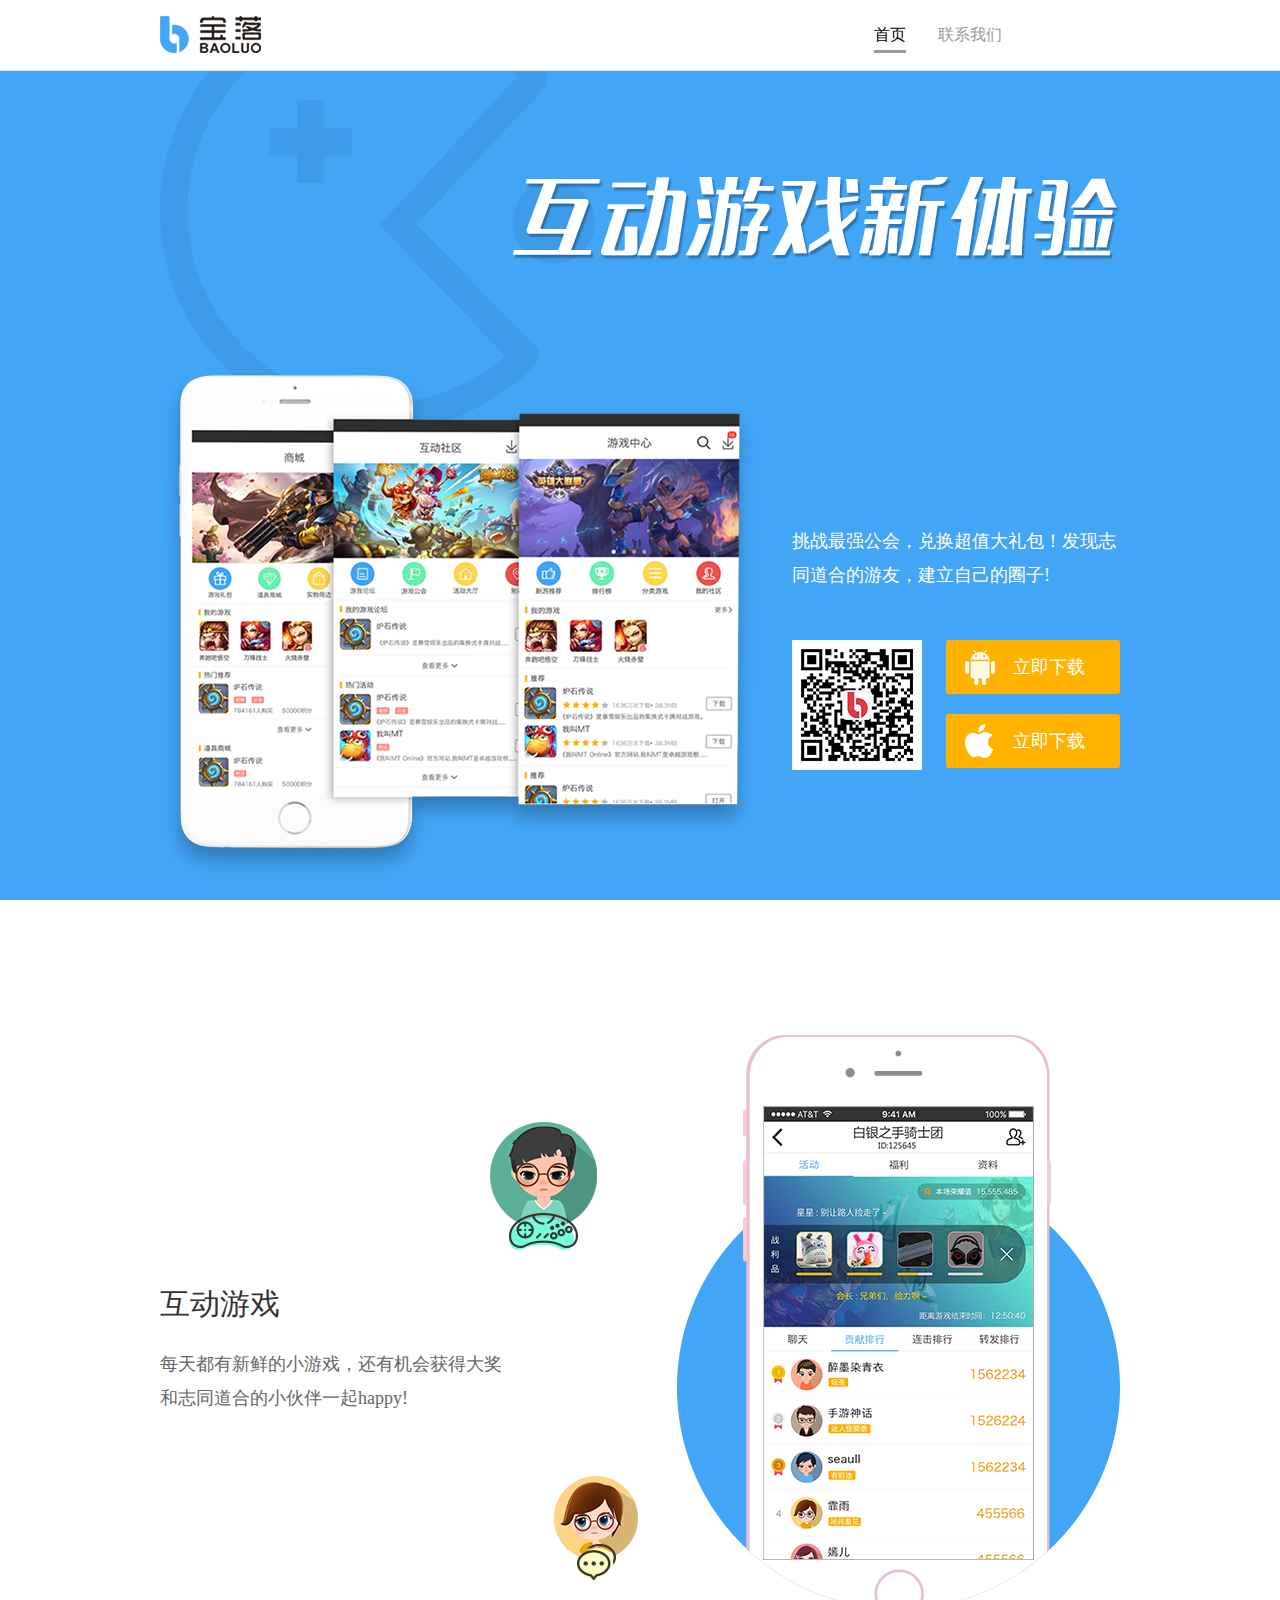
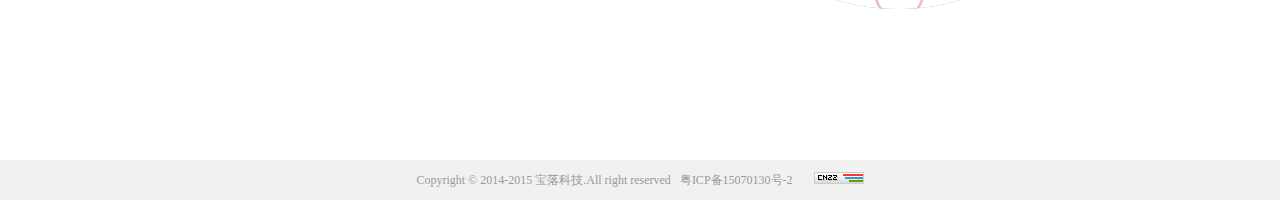
<file: index.html>
<!doctype html>
<html>
<head>
<meta charset="utf-8">
<link rel="icon" href="images/favicon.ico" type="image/x-icon">
<link href="css/index.css" rel="stylesheet" type="text/css" />

<script type="text/javascript" src="javascript/jquery.min.js" ></script>
<script type="text/javascript" src="javascript/jquery.mousewheel.min.js" ></script>
<script type="text/javascript" src="javascript/index.js" ></script>
<title>宝落科技</title>

<style>


/*
.test:hover {background:#606060;transition:background-color 0.3s linear }
*/
</style>
<script>
$(function(){
	
	ClickOn();
	ShowShadow();
	MouseWheel();
	
	});
	
</script>
</head>

<body>
<div class="IndexMouseWheelBox">
    <div id="IndexHeader">
        <div id="IndexHeaderBox">
            <div id="IndexHeaderLogo">
                <img src="images/logo.png" />
            </div>
            <div id="IndexHeaderWords">
                <ul>
                    <li class="on"><a href="index.html">首页</a></li>
                    <li ><a href="AboutUS.html">联系我们</a></li>
                </ul>
                <!--
                <a href="LoginPage.html">
                    <span class="IndexHeaderLogin">
                    
                        登陆
                        <span class="IndexHeaderLoginBox">
                        登陆
                        </span>
                       
                    </span>
                </a>
                 -->
            </div>
        </div>
    </div>
    <!-------Header    Over------------------------------>
    <div id="IndexMian">
    	<div style="height:50px;width:100%;backgroud:white;"></div>
        <div id="IndexMianTop">
            <div id="IndexMianTopBox">
                <div class="IndexMianTopBG">
                    <img src="images/bg.png" />
                </div>
                <div class="IndexMianTopItem">
                    <img src="images/zhuti.png" />
                </div>
                <div class="IndexMianTopMoblie">
                    <img src="images/zhanshi.png" />
                </div>
                <div class="IndexMianTopWords">
                    <span><a>挑战最强公会，兑换超值大礼包！发现志</a></span>
                    <span style="display:block;margin-top:10px;"><a>同道合的游友，建立自己的圈子!</a></span>
                    <div class="IndexMianTopErweima">
                        <img src="images/erweima.png" />
                    </div>
                    <div class="IndexMianDownload">
                    
                        <div onclick="document.location=' http://download.baoluo.com/BaoLuoGame_v1.2.1.apk';">
                            <div class="IndexMianDownloadBox" >
                                <div class="IndexMianDownloadLogo">
                                    <img src="images/anzhuo.png" />
                                </div>
                                <span class="IndexMianDownloadWords">
                                    <a>立即下载</a>
                                </span>
                                <div class="IndexMianShadowBox">
                                <!--shadow box-->
                                </div>
                            </div>
                        </div>  
                             
                        <div  onclick="document.location=' https://itunes.apple.com/cn/app/bao-luo-you-xi/id1105720381';">
                            <div class="IndexMianDownloadBox MarTop20" href="">
                                <div class="IndexMianDownloadLogo">
                                    <img src="images/pingguo.png" />
                                </div>
                                <span class="IndexMianDownloadWords"><a>立即下载</a></span>
                                <div class="IndexMianShadowBox">
                                </div>
                            </div>
                        </div>   
                         
                    </div>
                </div>
            </div>
        </div>
  </div>      
</div>       
<div class="IndexMouseWheelBox"> 
     
  <div id="IndexMianBottom">
      <div id="IndexMianBottomBox">
          <div class="IndexMianBottomBoxImg1">
              <img src="images/touxiang02.png" />
          </div>
          
          <div class="IndexMianBottomBoxWord">
              <span><a style="font-size:30px;color:#333333;">互动游戏</a></span>
              <span class="IndexMianBottomBoxWordSpan1"><a>每天都有新鲜的小游戏，还有机会获得大奖</a></span>
              <span class="IndexMianBottomBoxWordSpan2"><a>和志同道合的小伙伴一起happy!</a></span>
          </div>
          
          <div class="IndexMianBottomBoxImg2">
              <img src="images/touxiang01.png" />
          </div>   
               
          <div class="IndexMianBottomBoxImg3">
              <img src="images/shouji.png" />
          </div>
      </div>
      
      <div id="IndexFooter">
          <div id="IndexFooterBox">
              <div class="IndexFooterBoxWords">
                  Copyright © 2014-2015 宝落科技.All right reserved &nbsp;
                  <a> 粤ICP备15070130号-2</a> &nbsp; &nbsp; &nbsp;
                  <img src="images/pic.gif"/>
              </div>
          </div>
      </div>
      
  </div>
  
</div>
</body>
</html>
</file>
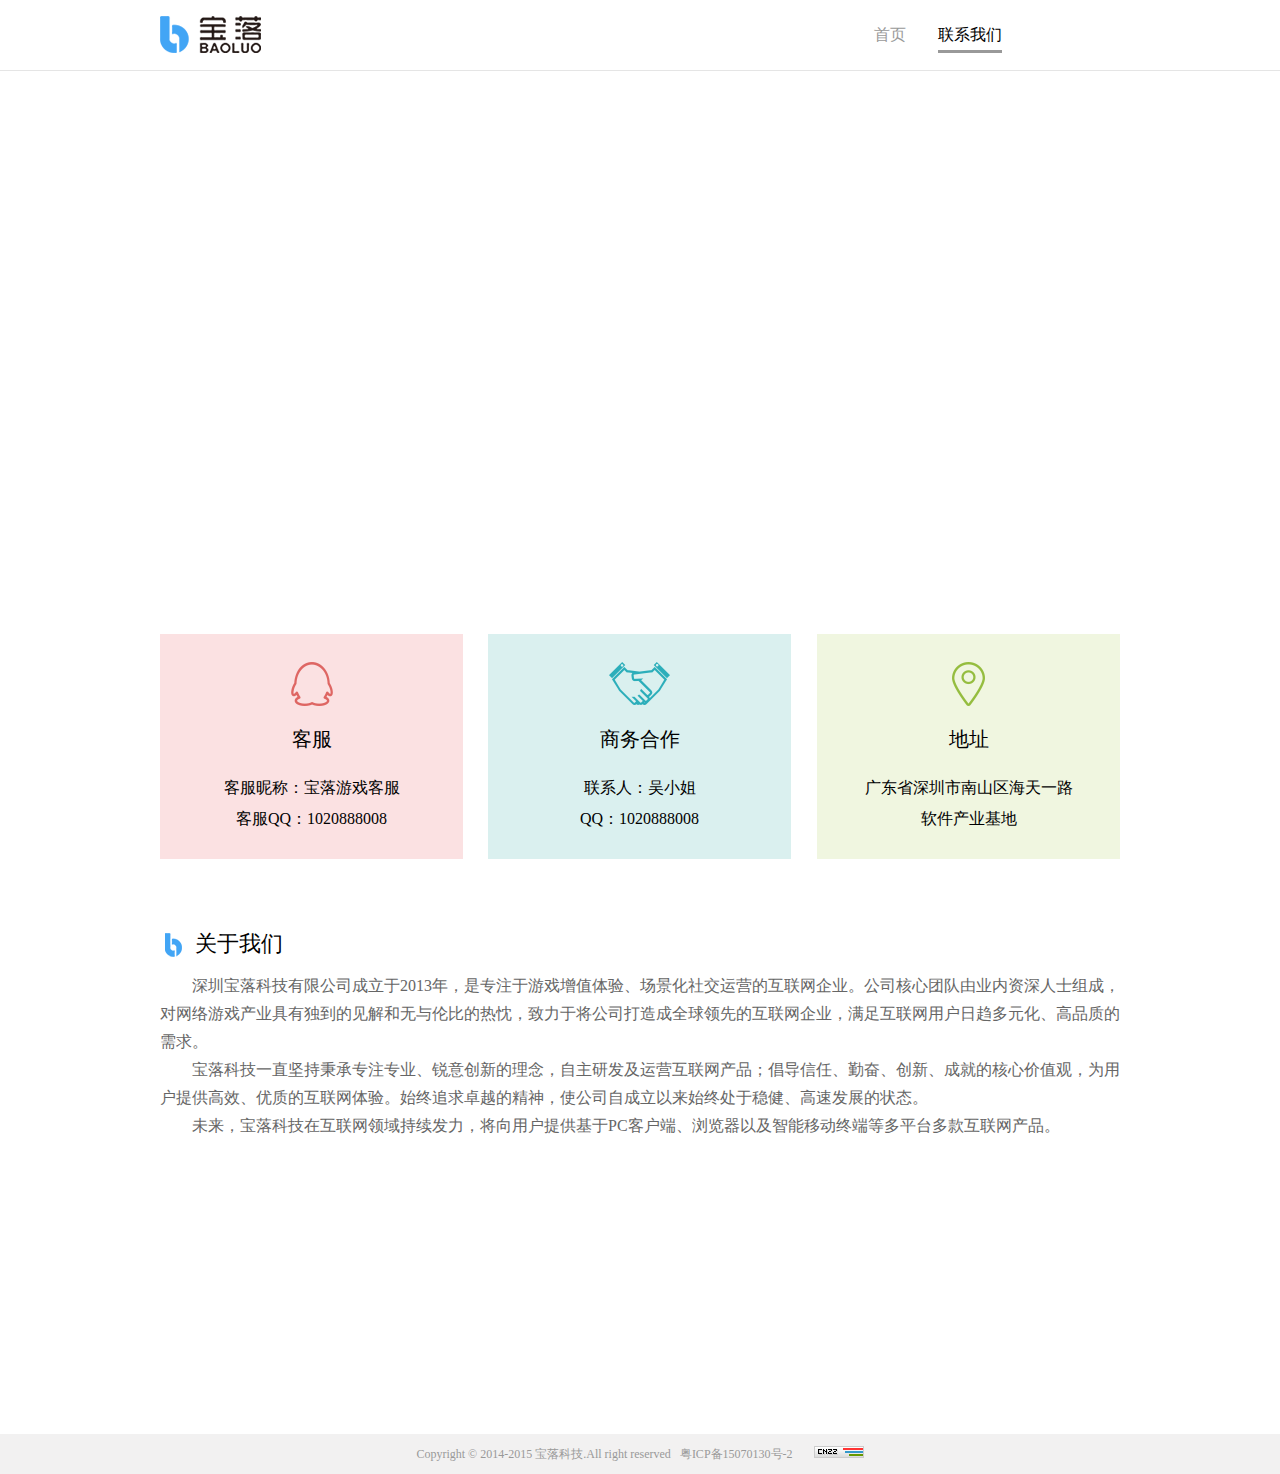
<file: AboutUS.html>
<!doctype html>
<html>
<head>
<meta charset="utf-8">
<link rel="icon" href="images/favicon.ico" type="image/x-icon">
<link href="css/index.css" rel="stylesheet" type="text/css" />
<script type="text/javascript" src="javascript/jquery.min.js" ></script>
<script type="text/javascript" src="javascript/index.js" ></script>
<script type="text/javascript" src="javascript/bdMap.js"></script>

<title>关于我们</title>
<style>
/*.BMapLabel {background-color:blue !important;border:none !important; border-radius:2px;}*/
 
</style>
<script>
$(function(){
	
	ClickOn();
	ShowShadow();
	
	});
	
</script>
</head>

<body style="overflow-x:hidden;">
    <div id="IndexHeader">
        <div id="IndexHeaderBox">
            <div id="IndexHeaderLogo"><strong></strong>
                <img src="images/logo.png" />
            </div>
            <div id="IndexHeaderWords">
                <ul>
                    <li><a href="index.html">首页</a></li>
                    <li class="on"><a href="AboutUS.html">联系我们</a></li>
                </ul>
                <!--
                <a href="LoginPage.html">
                    <span class="IndexHeaderLogin">
                        登陆
                        <span class="IndexHeaderLoginBox">
                        登陆
                        </span>
                    </span>
                </a>
                -->
            </div>
        </div>
    </div>
    <div style="width:100%;height:70px;background:white;"></div>
    <div id="AboutUsMap" style="width:100%;height:500px;">
    <!--    <div class="map" style="width:100%;height:500px;overflow:hidden;position:relative;">
        	 <div id="mapContainer" ></div>
        	 -->
        </div>
    </div>
    
	<script type="text/javascript">
	ShowMap("AboutUsMap",
	{city:'深圳',
	addr:'地址：软件产业基地C栋2a-1',
	title:'宝落科技有限公司',
	lawfirm:'公司：宝落科技有限公司',
	tel:'联系电话：15626851942',
	mapx:'113.947266,22.529363',
	pic:/*'http://www.shalisoft.com/images/100.jpg'*/'images/MapLogo.png',
	ismove:'0',
	piobj:'nxp'});
    </script>
    
    <div id="AboutUsMian">
    	<div id="AboutUsMianBox">
        
        	<div class="AboutUsMianBoxMod1">
            	<div class="AboutUsMianBoxModImg">
                	<img src="images/kefu.png" />
                </div>
                <span class="AboutUsMianBoxModSpan1">客服</span>
                <span class="AboutUsMianBoxModSpan2">客服昵称：宝落游戏客服</span>
                <span class="AboutUsMianBoxModSpan3">客服QQ：1020888008</span>
            </div>
            
        	<div class="AboutUsMianBoxMod2">
            	<div class="AboutUsMianBoxModImg">
                	<img src="images/hezuo.png" />
                </div>
                <span class="AboutUsMianBoxModSpan1">商务合作</span>
                <span class="AboutUsMianBoxModSpan2">联系人：吴小姐</span>
                <span class="AboutUsMianBoxModSpan3">QQ：1020888008</span>
            </div>
            
        	<div class="AboutUsMianBoxMod3">
            	<div class="AboutUsMianBoxModImg">
                	<img src="images/dizhi.png" />
                </div>
                <span class="AboutUsMianBoxModSpan1">地址</span>
                <span class="AboutUsMianBoxModSpan2">广东省深圳市南山区海天一路</span>
                <span class="AboutUsMianBoxModSpan3">软件产业基地</span>
            </div>
            <div style="clear:both;"></div>
            
            <div id="AboutUsMianBoxWords">
            
            	<div class="AboutUsMianBoxWords-top">
                	<div class="AboutUsMianBoxWordsHeadline">
                    	<img src="images/guanyu.png" />
                        <span>关于我们</span>
                    </div>
                    <div class="AboutUsMianBoxWordsText">
                    	<p>
                       深圳宝落科技有限公司成立于2013年，是专注于游戏增值体验、场景化社交运营的互联网企业。公司核心团队由业内资深人士组成，对网络游戏产业具有独到的见解和无与伦比的热忱，致力于将公司打造成全球领先的互联网企业，满足互联网用户日趋多元化、高品质的需求。
                        </p>
                    	<p>
                        宝落科技一直坚持秉承专注专业、锐意创新的理念，自主研发及运营互联网产品；倡导信任、勤奋、创新、成就的核心价值观，为用户提供高效、优质的互联网体验。始终追求卓越的精神，使公司自成立以来始终处于稳健、高速发展的状态。
                        </p>
                    	<p>
                        未来，宝落科技在互联网领域持续发力，将向用户提供基于PC客户端、浏览器以及智能移动终端等多平台多款互联网产品。
                        </p>
                    </div>
                </div>
                <!--
            	<div class="AboutUsMianBoxWords-top">
                	<div class="AboutUsMianBoxWordsHeadline">
                    	<img src="images/dongtai.png" />
                        <span>企业动态</span>
                    </div>
                    <div class="AboutUsMianBoxWordsText">
                    	<p>
                        深圳市部落科技发展有限公司成立于2014年，是一家集网络游戏研发、发行和游戏化社区平台运营于一体的互联网企业。公司核心团队由业内资深人士组成，对网络游戏产业具有独到的见解和无与伦比的热忱，致力于将公司打造成全球领先的互联网企业，满足互联网用户日趋多元化、高品质的需求。
                        </p>
                    	<p>
                        部落科技一直坚持秉承专注专业、锐意创新的理念，自主研发及运营互联网产品；倡导信任、勤奋、创新、成就的核心价值观，为用户提供高效、优质的互联网体验。始终追求卓越的精神，使公司自成立以来始终处于稳健、高速发展的状态。。
                        </p>
                    	<p>
                        未来，部落科技在互联网领域持续发力，将向用户提供基于PC客户端、浏览器以及智能移动终端等多平台多款互联网产品。
                        </p>
                    </div>
                </div>
                -->
            </div>
        </div>
    </div>
    
    
    <div id="IndexFooter" style="position:relative;">
        <div id="IndexFooterBox">
            <div class="IndexFooterBoxWords">
                Copyright © 2014-2015 宝落科技.All right reserved &nbsp;
                <a> 粤ICP备15070130号-2</a> &nbsp; &nbsp; &nbsp;
                <img src="images/pic.gif"/>
            </div>
        </div>
    </div>
    
    
    
</body>
<!--
<script type="text/javascript" src="javascript/map.js"></script>
<script type="text/javascript">
    //初始化地图对象，加载地图
    var map = new AMap.Map("mapContainer", {
        resizeEnable: true,
        view: new AMap.View2D({
            center: new AMap.LngLat(113.871372, 22.562321),//地图中心点
            zoom: 15 //地图显示的缩放级别
        })
    });
    //添加自定义点标记
 	  addMarker();

    //添加带文本的点标记覆盖物
    function addMarker() {
        //自定义点标记内容
        var markerContent = document.createElement("div");
        markerContent.className = "markerContentStyle";

        //点标记中的图标
        var markerImg = document.createElement("img");
        markerImg.className = "markerlnglat";
        markerImg.src = "http://webapi.amap.com/images/0.png";
        markerContent.appendChild(markerImg);

        //点标记中的文本
        var markerSpan = document.createElement("span");
        markerSpan.innerHTML = "<span style=\'border-radius:6px;background:rgba(0,0,0,.8);width:150px;height:35px;display:block;line-height:35px;color:#fff;text-align:center;\'>深圳市宝落科技</span>";
        markerContent.appendChild(markerSpan);
		
        var marker = new AMap.Marker({                                                                                                                                                    
            map: map,
            position: new AMap.LngLat(113.871372, 22.562321), //基点位置
            offset: new AMap.Pixel(-18, -36), //相对于基点的偏移位置
            draggable: false/*true*/,  //是否可拖动
            content: markerContent   //自定义点标记覆盖物内容
        });
        marker.setMap(map);  //在地图上添加点
    }
</script>

-->

</html>
</file>
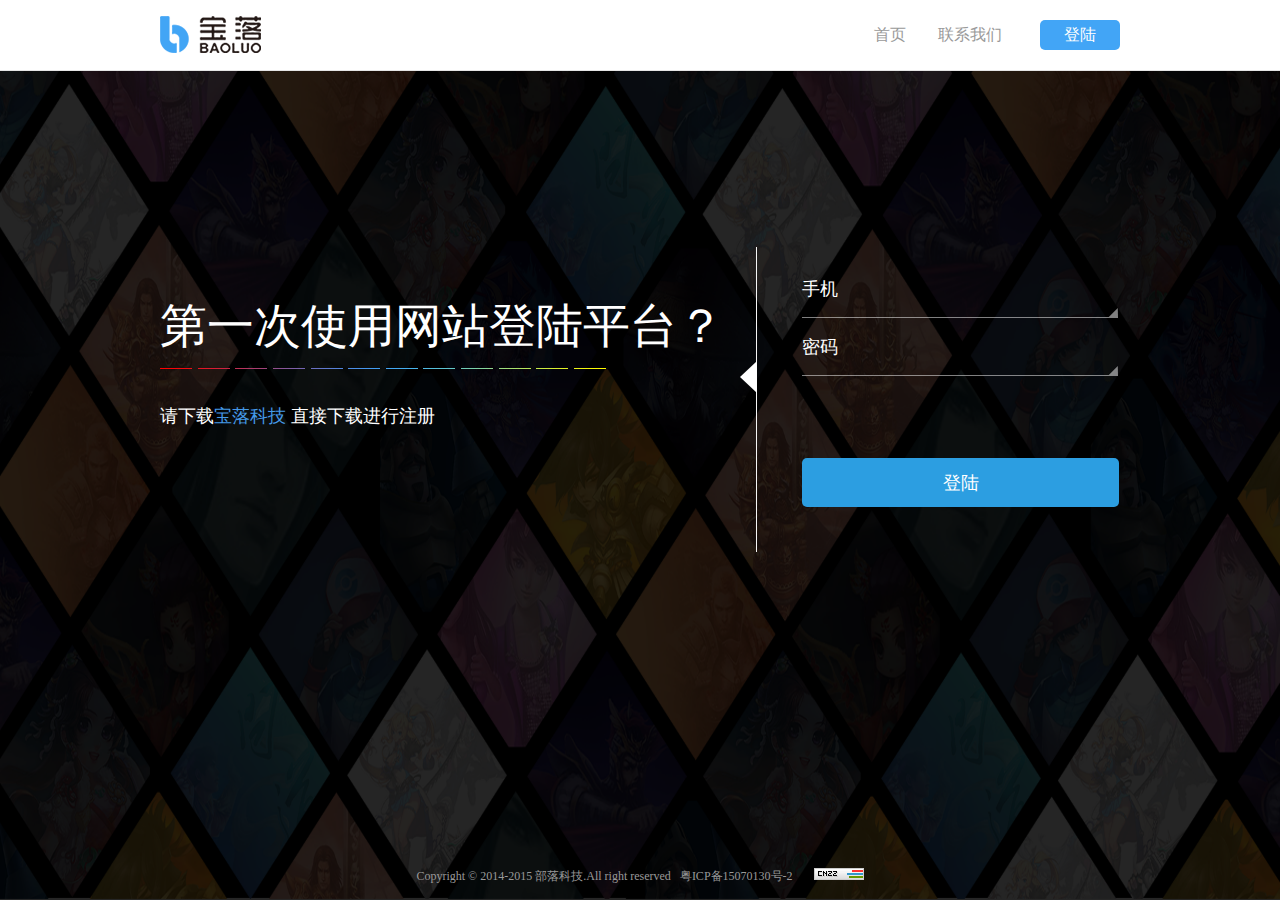
<file: LoginPage.html>
﻿<!doctype html>
<html>
<head>
<meta charset="utf-8">
<link href="css/index.css" rel="stylesheet" type="text/css" />
<script type="text/javascript" src="javascript/jquery.min.js" ></script>

<script type="text/javascript" src="javascript/index.js" ></script>
<style>
#LoginMian {height:100%;width:100%;position:relative;}
#LoginMian>img {position:absolute;top:0;left:0;width:100%;height:100%;float:left;}
#LoginMian  form {position:absolute;right:0;top:260px;width:318px;}
#LoginMianBG {width:100%;height:100%;}
.LoginMianBgBox {width:960px;margin:0px auto;height:100%;position:relative;z-index:2;}

.OnDownload {color:#459ae9;cursor:pointer;}
.OnDownload-Show {position:absolute;left:27px;top:445px;display:none;}
.LoginMianBgBoxImg1 {position:absolute;left:0;top:355px;}
.LoginMianBgBoxImg2 {position:absolute;left:580px;top:247px;}

.LoginMianBgBoxSpan1 {font-size:47px;position:absolute;left:0;top:295px;color:white;z-index:2;}
.LoginMianBgBoxSpan2 {font-size:18px;position:absolute;left:0px;top:404px;color:white;}

.LoginInputCss {display:inline-block;width:278px;height:58px;font-size:18px;background:url(images/shuruxian.png) no-repeat;color:white;border:none;text-indent:1em;outline:medium;}
.LoginBtnCss {width:317px;height:49px;background:#2c9ee1;border-radius:5px;border:none;margin-top:82px;font-size:18px;color:white;cursor:pointer;}
.LoginInputHead {float:left;color:white;display:block;width:40px;height:58px;font-size:18px;line-height:58px;background:url(images/shuruxian.png) no-repeat;}

#LoginFooter {color:white;font-size:12px;width:960px;text-align:center;color:#999999;position:absolute;bottom:15px;}
</style>
<title>登陆</title>
<script>
$(function(){
	
	ClickOn();
	ShowShadow();
	OnMouseEnter();
	});
	
	function OnMouseEnter(){
		
		var timer=null;
		
		
		$('.OnDownload').mouseover(function(){
			
			clearInterval(timer);
			
			$('.OnDownload-Show').fadeIn().show();
			
			});
		$('.OnDownload').mouseout(function(){
			
			//$('.OnDownload-Show').fadeIn().show();
			//alert('aaa')
			timer=setTimeout(function(){$('.OnDownload-Show').fadeIn().hide();},4000);
			
			});
		
		}
</script>

</head>

<body>
    <div id="IndexHeader">
        <div id="IndexHeaderBox">
            <div id="IndexHeaderLogo"><strong></strong>
                <img src="images/logo.png" />
            </div>
            <div id="IndexHeaderWords">
                <ul>
            <!--    	<li class="IndexHeaderLogin"><a href="#">��½</a></li>  -->
                    <li><a href="index.html">首页</a></li>
                    <li><a href="AboutUS.html">联系我们</a></li>
                </ul>
                <a href="##">
                    <span class="IndexHeaderLogin">
                        登陆
                        <span class="IndexHeaderLoginBox">
                        登陆
                        </span>
                    </span>
                </a>
            </div>
        </div>
    </div>
    
    <div id="LoginMian">
        <img src="images/beijing.png" />
        <div id="LoginMianBG">
        	<div class="LoginMianBgBox">
            	<span class="LoginMianBgBoxSpan1"><a>第一次使用网站登陆平台？</a></span>
            	<div class="LoginMianBgBoxImg1">
                	<img src="images/fengexian.png" />
                </div>
                <span class="LoginMianBgBoxSpan2">
                	<a>请下载</a><a class="OnDownload">宝落科技</a><a> 直接下载进行注册</a>
                </span>
                
                <a href="#">
                    <div class="OnDownload-Show">
                        <img src="images/xiazai.png" />
                    </div>
                </a>
                
                <div class="LoginMianBgBoxImg2">
                	<img src="images/fenge.png" />
                </div>
                
                
                <form>
                	<div>
                    	<span class="LoginInputHead">
                        手机
                        </span>
                		<input class="LoginInputCss" type="text" value="" />
                    </div>
                    <div>
                    	<span class="LoginInputHead">
                        密码
                        </span>
                    	<input class="LoginInputCss"  type="password" value="" />
                    </div>
                    <input class="LoginBtnCss" type="button" value="登陆" />
                </form>
                
                
                <div id="LoginFooter">
                    Copyright © 2014-2015 部落科技.All right reserved &nbsp;
                    <a> 粤ICP备15070130号-2</a> &nbsp; &nbsp; &nbsp;
                    <img src="images/pic.gif"/>
                </div>
                
            </div>
            
            
        </div>
    </div>

</body>
</html>
</file>
<file: css/index.css>
@charset "utf-8";
/* CSS Document */
	html,body{height:100%;font-family:"微软雅黑";}
	*{padding:0px;margin:0px;}
	li{list-style:none;}
	a{text-decoration:none;}
	
	.on a { color:black !important;border-bottom:3px solid #999999;}
	.IndexMianDownloadBox {background:#ffb200;overflow:hidden;display:block;width:174px;height:54px;border-radius:3px;cursor:pointer;position:relative;}
	.MarTop20 {margin-top:20px;}
	
	#mapContainer{
	  position: absolute;
	  top:0;
	  left: 0;
	  right:0;
	  bottom:0;
	}
	.IndexMouseWheelBox {height:100%;width:100%;}
	
/*-------------------------------------------*/
#IndexHeader {width:100%;height:70px;position: fixed;top: 0px;background:white;z-index:326416546;border-bottom:1px solid #e5e5e5;}
#IndexHeaderBox {width:960px;margin:0px auto;}
#IndexHeaderLogo {width:101px;height:37px;margin-top:16px;float:left;}
#IndexHeaderWords {float:right;width:270px;}

#IndexHeaderWords ul li a{color:#999999;display:inline-block;height:30px;width:auto;}
#IndexHeaderWords ul li {display:inline-block;width:80px;height:30px;text-align:center;line-height:30px;margin-top:20px;float:left;}
.IndexHeaderLogin {background:#42a5f6;border-radius:5px;display:inline-block;width:80px;height:30px;text-align:center;line-height:30px;margin-top:20px;float:right;color:white;position:relative;overflow:hidden;}
.IndexHeaderLoginBox {display:block;border-radius:5px;width:80px;height:30px;position:absolute;background:#2497f3;top:-30px;opacity:0;}


#IndexMian {width:100%;height:100%;}
#IndexMianTop {height:100%;background:#42a5f6;}
#IndexMianTopBox{width:960px;position:relative;margin:0px auto;}
.IndexMianTopBG {width:435px;height:381px;}
.IndexMianTopItem {width:607px;height:83px;position:absolute;right:0px;top:127px;}
.IndexMianTopMoblie {width:598px;height:510px;position:absolute;left:0px;top:319px;}
.IndexMianTopWords {width:328px;height:210px;;position:absolute;top:479px;right:0px;}
.IndexMianTopWords span a {font-size:18px;color:#FFFFFF;}
.IndexMianTopErweima {width:130px;height:130px;margin-top:53px;float:left;}
.IndexMianDownload {float:right;margin-top:53px}
.IndexMianDownloadLogo {width:30px;height:35px;margin-left:19px;position:absolute;margin-top:10px;z-index:11111;}
.IndexMianDownloadLogo img {float:left;}
.IndexMianDownloadWords {display:inline-block;text-align:center;height:54px;line-height:54px;margin-left:67px;}
.IndexMianDownloadWords>a {color:white;position:absolute;z-index:11111;;}

.IndexMianShadowBox {width:174px;height:54px;border-radius:3px;background:#f39800;position:absolute;top:-54px;opacity:0;display:block;}



#IndexMianBottom {height:100%;background:white;position:relative;}
#IndexMianBottomBox {width:960px;margin:0px auto;position:relative;}
.IndexMianBottomBoxImg1 {position:absolute;left:330px;top:222px;}
.IndexMianBottomBoxWord {position:absolute;top:384px;left:0px;}
.IndexMianBottomBoxImg2 {position:absolute;left:394px;top:576px;}
.IndexMianBottomBoxImg3 {position:absolute;right:0px;top:135px;}
.IndexMianBottomBoxWordSpan1 {display:block;margin-top:27px;}
.IndexMianBottomBoxWordSpan2 {display:block;margin-top:10px;}
.IndexMianBottomBoxWordSpan1 a , .IndexMianBottomBoxWordSpan2 a {font-size:18px;color:#666666;}

#IndexFooter {width:100%;background:#F2F1F1;position:absolute;bottom:0px;}
#IndexFooterBox {width:960px;height:40px;margin:0px auto;line-height:40px;}
.IndexFooterBoxWords {color:#999999;font-size:12px;width:960px;text-align:center;}

/*----------------------------------Index Over-------------------------------------*/

#AboutUsMian {width:100%;height:800px;}
#AboutUsMianBox {width:960px;margin:0px auto;margin-top:64px;}
.AboutUsMianBoxMod1 {height:225px;width:303px;background:#fbe1e2;float:left;}
.AboutUsMianBoxMod2 {height:225px;width:303px;background:#daf0ef;float:left;margin:0px 25px;}
.AboutUsMianBoxMod3 {height:225px;width:303px;background:#f0f6e0;float:right;}
.AboutUsMianBoxModImg {width:62px;height:44px;margin:0px auto;margin-top:28px;text-align:center;}
.AboutUsMianBoxModSpan1 {font-size:20px;width:303px;text-align:center;display:block;margin-top:20px;}
.AboutUsMianBoxModSpan2 {font-size:16px;width:303px;text-align:center;display:block;margin-top:25px;}
.AboutUsMianBoxModSpan3 {font-size:16px;width:303px;text-align:center;display:block;margin-top:10px;}

.AboutUsMianBoxWords-top {margin-top:70px;}
.AboutUsMianBoxWordsHeadline {vertical-align:bottom;}
.AboutUsMianBoxWordsHeadline img {float:left;margin:4px 0 0 5px;}
.AboutUsMianBoxWordsHeadline span {font-size:22px;margin-left:13px;} 
.AboutUsMianBoxWordsText {margin-top:13px;}
.AboutUsMianBoxWordsText p {text-align:justify;text-justify:inter-ideograph;text-indent:2em;line-height:28px;font-size:16px;color:#666666;}



/*----------------------------------AboutUs Over-------------------------------------*/
</file>
